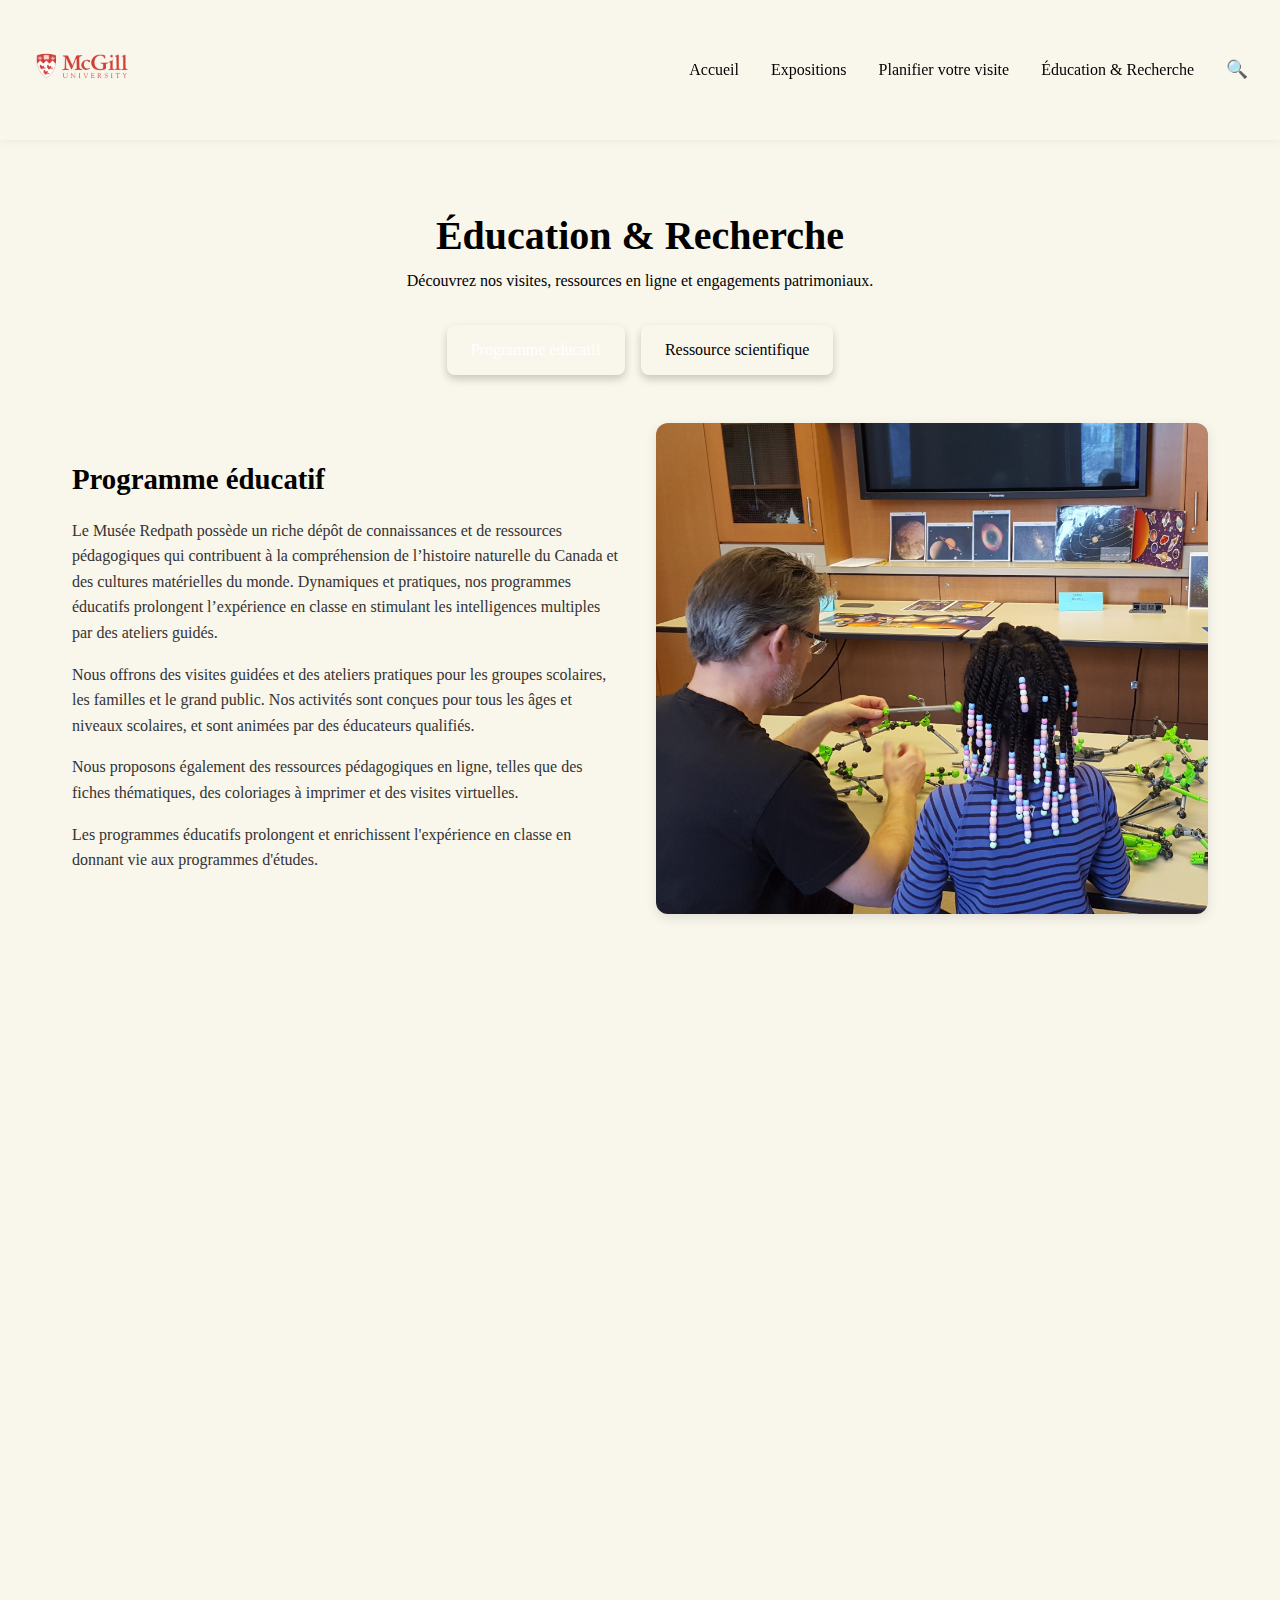
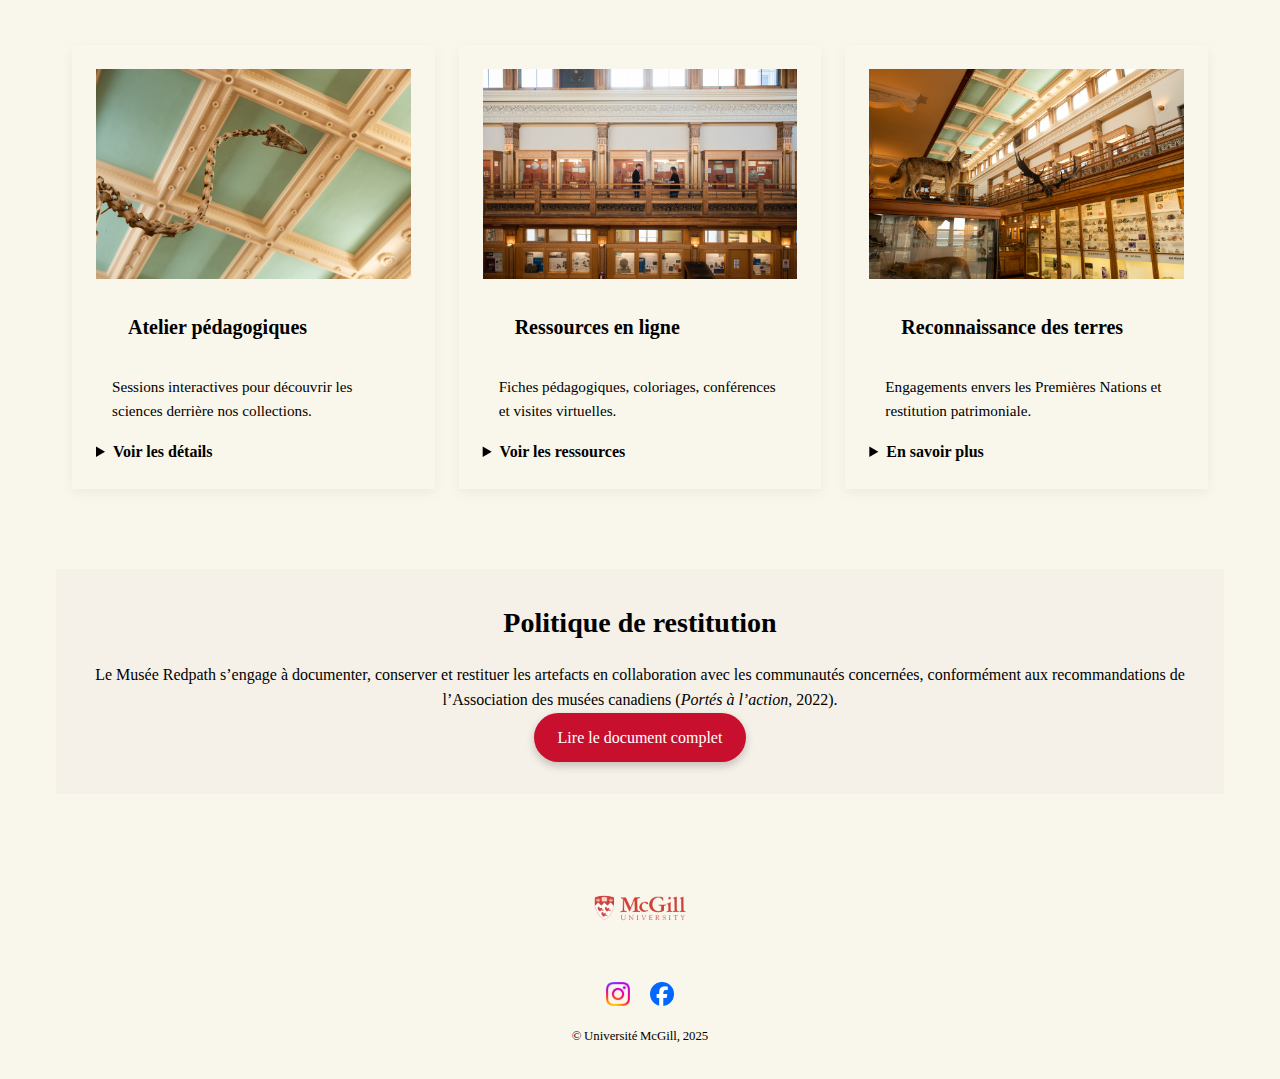
<file: Education_et_Recherche.html>
<!DOCTYPE html>
<html lang="fr">
<head>
  <meta charset="UTF-8"/>
  <meta name="viewport" content="width=device-width, initial-scale=1.0"/>
  <title>Éducation &amp; Recherche – Musée Redpath McGill</title>
  <!-- Reset / variables / styles de base -->
  <link rel="stylesheet" href="/css/main.css"/>
  <!-- Styles spécifiques Éducation & Recherche -->
  <link rel="stylesheet" href="/css/abf.css"/>
</head>
<body class="page-education">
 
  <!-- ===== HEADER ===== -->
  <header class="site-header">
    <div class="logo">
      <a href="/index.html">
        <img src="assets/images/img/mcgill-university-logo-png-transparent.png" alt="McGill" />
      </a>
    </div>
    <button class="menu-toggle" aria-label="Ouvrir le menu">
      <span></span><span></span><span></span>
    </button>
    <nav class="site-nav">
      <a href="/index.html">Accueil</a>
      <a href="/Expositions.html">Expositions</a>
      <a href="/Planifiez_votre_visite.html">Planifier votre visite</a>
      <a href="/Education_et_Recherche.html" class="active">Éducation &amp; Recherche</a>
      <button class="search-icon" aria-label="Recherche">🔍</button>
    </nav>
  </header>
 
  <main>
 
    <!-- ===== TITRE PAGE ===== -->
    <section class="page-title">
      <h1>Éducation &amp; Recherche</h1>
      <p>Découvrez nos visites, ressources en ligne et engagements patrimoniaux.</p>
    </section>
 
    <!-- ===== BOUTONS D’ACCROCHE ===== -->
    <section class="education-actions">
      <a href="#programme" class="btn btn-primary">Programme éducatif</a>
      <a href="#ressource" class="btn btn-outline">Ressource scientifique</a>
    </section>
 
    <!-- ===== SECTION PROGRAMME ÉDUCATIF ===== -->
    <section id="programme" class="education-section">
      <div class="education-text">
        <h2>Programme éducatif</h2>
        <p>Le Musée Redpath possède un riche dépôt de connaissances et de ressources pédagogiques qui contribuent à la compréhension de l’histoire naturelle du Canada et des cultures matérielles du monde. Dynamiques et pratiques, nos programmes éducatifs prolongent l’expérience en classe en stimulant les intelligences multiples par des ateliers guidés.</p>
        <p>Nous offrons des visites guidées et des ateliers pratiques pour les groupes scolaires, les familles et le grand public. Nos activités sont conçues pour tous les âges et niveaux scolaires, et sont animées par des éducateurs qualifiés.</p>
        <p>Nous proposons également des ressources pédagogiques en ligne, telles que des fiches thématiques, des coloriages à imprimer et des visites virtuelles.</p>
        <p>Les programmes éducatifs prolongent et enrichissent l'expérience en classe en donnant vie aux programmes d'études.</p>
      </div>
      <div class="education-media">
        <img src="assets/images/img/20200201_135229_1_1_1.jpg" alt="Atelier éducatif au musée">
      </div>
    </section>
 
    <!-- ===== SECTION RESSOURCE SCIENTIFIQUE ===== -->
    <section id="ressource" class="education-section reverse">
      <div class="education-text">
        <h2>Ressource scientifique</h2>
        <p>Explorez notre base de données en ligne offrant des fiches détaillées, des photographies haute résolution et des conférences vidéo animées par nos conservateurs. Conçues pour chercheurs, enseignants et passionnés, ces ressources couvrent la paléontologie, la minéralogie, la biodiversité, et plus encore.</p>
        <p>Chaque ressource est téléchargeable, annotable et indexée par mots‑clés, vous permettant d’intégrer facilement ces contenus dans vos travaux ou projets pédagogiques.</p>
      </div>
      <div class="education-media">
        <img src="assets/images/img/20221215143923-redpath_1_1_2.jpg" alt="Ressource scientifique du musée">
      </div>
    </section>
 
    <!-- ===== CARTES RÉCAPITULATIVES ===== -->
    <section class="edu-cards">
      <article class="card" style="--i:0;">
        <img src="assets/images/img/20221221120000-redpath_0.jpg" alt="Visites de groupes">
        <h3>Atelier pédagogiques</h3>
        <p>Sessions interactives pour découvrir les sciences derrière nos collections.</p>
        <details>
          <summary>Voir les détails</summary>
          <ul>
            <li><strong>Pour :</strong> élèves &amp; enseignant·e·s </li>
            <li><strong>Durée :</strong> 1h - 3h (au choix)</li>
            <li><strong>Thèmes :</strong> fossiles, minéralogie &amp; biodiversité</li>
            <li><strong>Accompagnateurs :</strong> 1 gratuit·e / 15 élèves</li>
          </ul>
          <a href="#ateliers" class="btn btn-small">En savoir +</a>
        </details>
      </article>
 
      <article class="card" style="--i:1;">
        <img src="assets/images/img/20221209150912-redpath.jpg" alt="Ressources en ligne">
        <h3>Ressources en ligne</h3>
        <p>Fiches pédagogiques, coloriages, conférences et visites virtuelles.</p>
        <details>
          <summary>Voir les ressources</summary>
          <ul>
            <li><a href="#">Fiches PDF thématiques</a></li>
            <li><a href="#">Coloriages à imprimer</a></li>
            <li><a href="#">Visites 360°</a></li>
            <li><a href="#">Webinaires</a></li>
          </ul>
          <a href="education_ressources.html" class="btn btn-small">Découvrir</a>
        </details>
      </article>
 
      <article class="card" style="--i:2;">
        <img src="/assets/images/img/20221221115722-redpath.jpg" alt="Reconnaissance des terres">
        <h3>Reconnaissance des terres</h3>
        <p>Engagements envers les Premières Nations et restitution patrimoniale.</p>
        <details>
          <summary>En savoir plus</summary>
          <p>Le musée se trouve sur le territoire non cédé des Haudenosaunee et Anishinaabeg. Nous appliquons une politique proactive de restitution et collaborons étroitement avec les communautés autochtones.</p>
          <a href="#reco" class="btn btn-small">Lire la politique</a>
        </details>
      </article>
    </section>
 
    <!-- ===== POLITIQUE DE RESTITUTION ===== -->
    <section id="reco" class="reco">
      <h2>Politique de restitution</h2>
      <p>Le Musée Redpath s’engage à documenter, conserver et restituer les artefacts en collaboration avec les communautés concernées, conformément aux recommandations de l’Association des musées canadiens (<em>Portés à l’action</em>, 2022).</p>
      <a href="assets/images/img/e5f3e643e14e42907d29df21df1247667c84d8efc808cc57ac765883e66010a5_-_instasize.png" class="btn btn-primary">Lire le document complet</a>
    </section>
    <img src="/assets/images/img/purepng.com-loupeloupesmall-magnifying-glass-1701527871878gdiha.png" class="loupe">
 
  </main>
 
  <!-- ===== FOOTER ===== -->
  <footer class="site-footer">
    <div class="footer-logo">
      <a href="index.html">
        <img src="assets/images/img/mcgill-university-logo-png-transparent.png" alt="McGill" />
      </a>
    </div>
    <div class="social">
      <a href="#"><img src="assets/images/img/1_Instagram_colored_svg_1-512.webp" alt="Instagram" /></a>
      <a href="#"><img src="assets/images/img/2023_Facebook_icon.svg.png" alt="Facebook" /></a>
    </div>
    <p>© Université McGill, 2025</p>
  </footer>
 
  <!-- ===== SCRIPT MENU MOBILE ===== -->
  <script>
    const btn = document.querySelector('.menu-toggle');
    const hdr = document.querySelector('.site-header');
    btn.addEventListener('click', () => {
      hdr.classList.toggle('menu-open');
      btn.classList.toggle('open');
    });
 
    document.addEventListener("DOMContentLoaded", () => {
      const obs = new IntersectionObserver((entries, o) => {
        entries.forEach(e => {
          if (e.isIntersecting) {
            e.target.classList.add("in-view");
            o.unobserve(e.target);
          }
        });
      }, { threshold: 0.2 });
 
      document.querySelectorAll(".education-section").forEach(s => {
        obs.observe(s);
      });
    });
  </script>
 
</body>
</html>
</file>
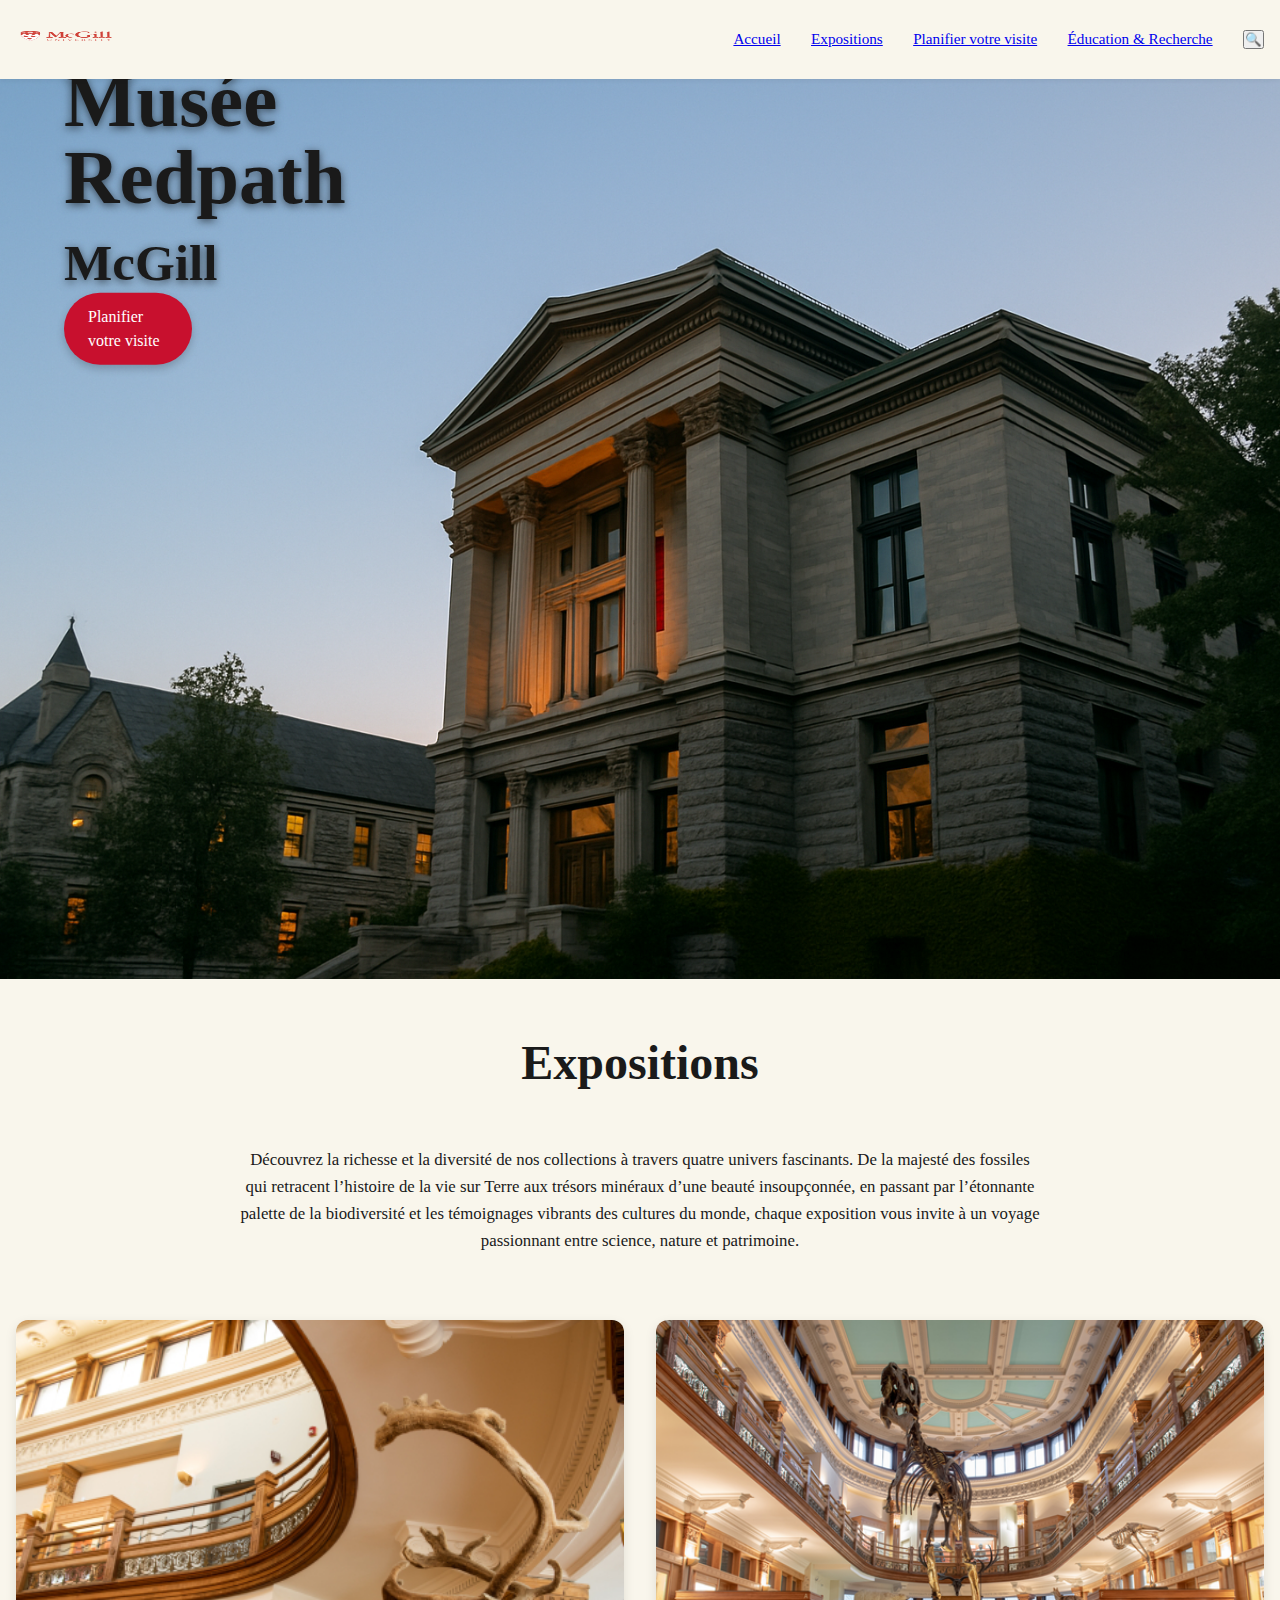
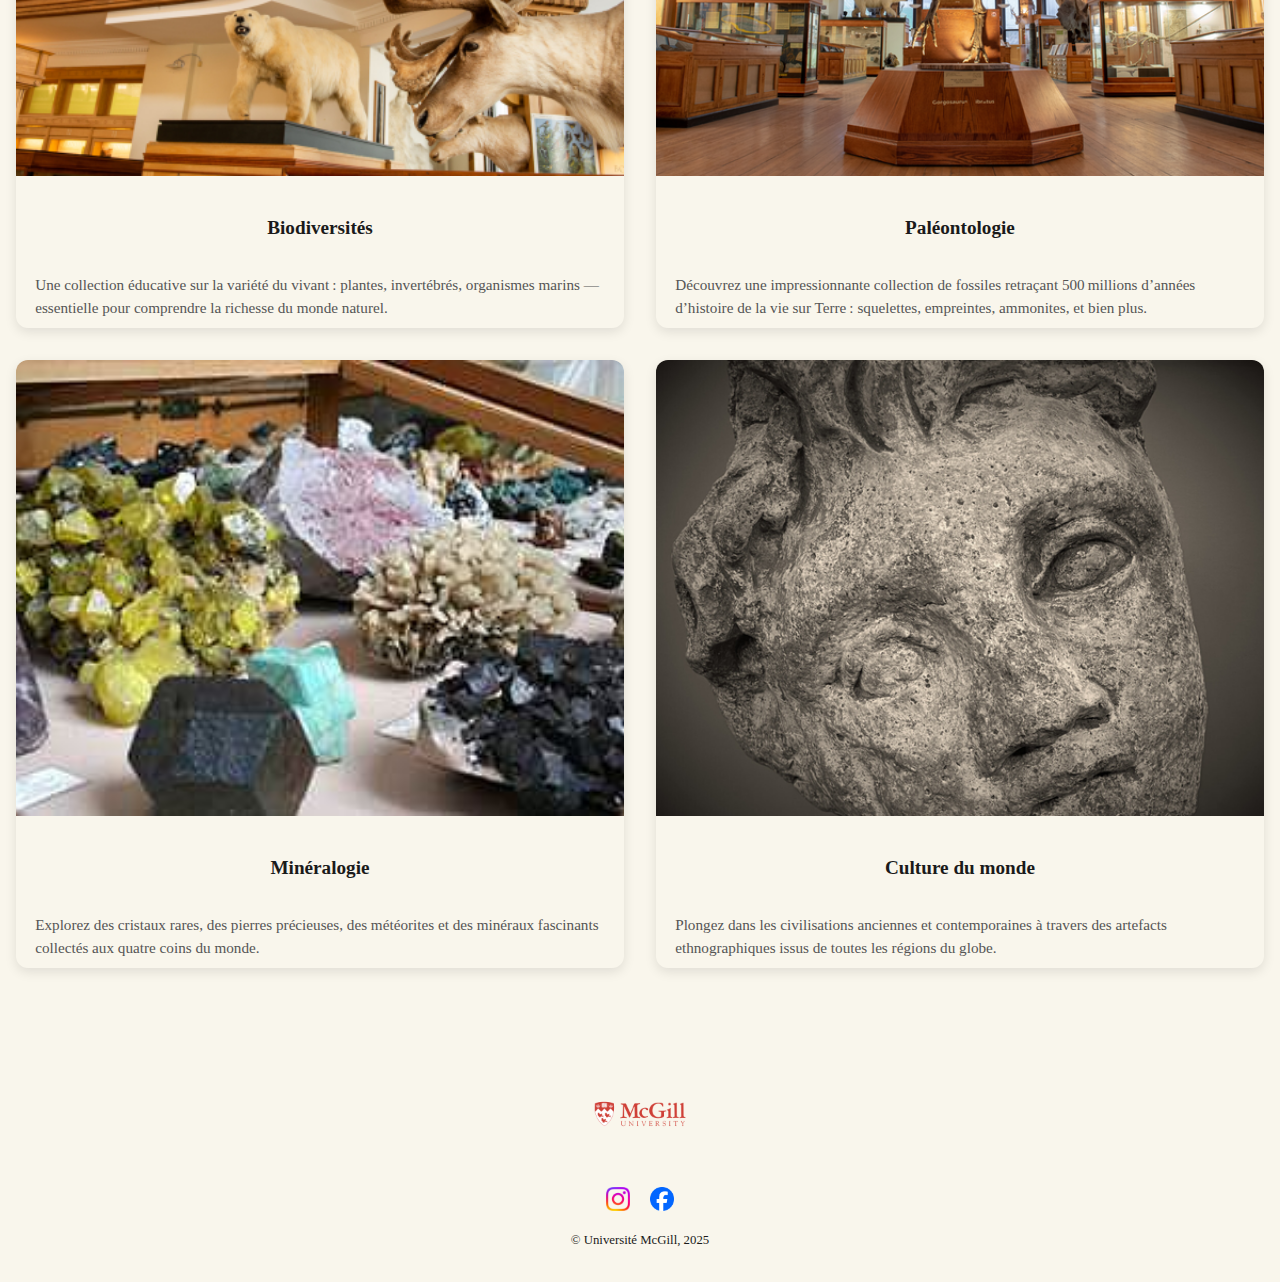
<file: Expositions.html>
<!DOCTYPE html>
<html lang="fr">
<head>
  <meta charset="UTF-8" />
  <meta name="viewport" content="width=device-width, initial-scale=1.0"/>
  <title>Expositions – Musée Redpath McGill</title>
  <link rel="stylesheet" href="css/main.css" />
  <link rel="stylesheet" href="css/cc.css" />
</head>
<body>

  <!-- Animation T-Rex -->
  <div class="t-rex"></div>

  <!-- HEADER -->
  <header class="site-header">
    <div class="logo">
      <img src="assets/images/img/mcgill-university-logo-png-transparent.png" alt="McGill">
    </div>
    <div class="lang-toggle">EN</div>
    <button class="menu-toggle" aria-label="Ouvrir le menu">
      <span></span><span></span><span></span>
    </button>
    <nav class="site-nav">
      <a href="index.html">Accueil</a>
      <a href="Expositions.html" class="active">Expositions</a>
   <a href="Planifiez_votre_visite.html">Planifier votre visite</a>
      <a href="Education_et_Recherche.html">Éducation &amp; Recherche</a>
      <button class="search-icon" aria-label="Recherche">🔍</button>
    </nav>
  </header>

  <!-- HERO (identique accueil) -->
  <section class="hero">
    <div class="hero-content">
      <h1>
        Musée<br>
        Redpath<br>
        <span class="highlight">McGill</span>
      </h1>
      <a href="Planifiez_votre_visite.html" class="btn btn-primary">Planifier votre visite</a>
    </div>
  </section>

  <!-- TITRE DE PAGE -->
  <section class="page-title">
    <h2>Expositions</h2>
    <section class="intro-expositions">
      <p>
        Découvrez la richesse et la diversité de nos collections à travers quatre univers fascinants. 
        De la majesté des fossiles qui retracent l’histoire de la vie sur Terre aux trésors minéraux d’une beauté insoupçonnée, 
        en passant par l’étonnante palette de la biodiversité et les témoignages vibrants des cultures du monde, 
        chaque exposition vous invite à un voyage passionnant entre science, nature et patrimoine.
      </p>
    </section>
    
  </section>

  <!-- CARTES MOBILE -->
  <section class="expositions mobile">
    <div class="cards mobile">
      <article class="card">
        <img src="assets/images/img/20221221115840-redpath.jpg" alt="Biodiversités">
        <span class="card-label">Biodiversités</span>
      </article>
      <article class="card">
        <img src="assets/images/img/expo.png" alt="Paléontologie">
        <span class="card-label">Paléontologie</span>
      </article>
      <article class="card">
        <img src="assets/images/img/mineral.case.jpg" alt="Minéralogie">
        <span class="card-label">Minéralogie</span>
      </article>
      <article class="card">
        <img src="assets/images/img/faq.png" alt="Culture du monde">
        <span class="card-label">Culture du monde</span>
      </article>
    </div>
  </section>

  <!-- CARTES DESKTOP -->
  <section class="expositions desktop">
    <div class="cards desktop">
      <article class="card">
        <img src="assets/images/img/20221221115840-redpath.jpg" alt="Biodiversités">
        <div class="card-content">
          <h3>Biodiversités</h3>
          <p>Une collection éducative sur la variété du vivant : plantes, invertébrés, organismes marins — essentielle pour comprendre la richesse du monde naturel.</p>
        </div>
      </article>
      <article class="card">
        <img src="assets/images/img/expo.png" alt="Paléontologie">
        <div class="card-content">
          <h3>Paléontologie</h3>
          <p>Découvrez une impressionnante collection de fossiles retraçant 500 millions d’années d’histoire de la vie sur Terre : squelettes, empreintes, ammonites, et bien plus.</p>
        </div>
      </article>
      <article class="card">
        <img src="assets/images/img/mineral.case.jpg" alt="Minéralogie">
        <div class="card-content">
          <h3>Minéralogie</h3>
          <p>Explorez des cristaux rares, des pierres précieuses, des météorites et des minéraux fascinants collectés aux quatre coins du monde.</p>
        </div>
      </article>
      <article class="card">
        <img src="assets/images/img/faq.png" alt="Culture du monde">
        <div class="card-content">
          <h3>Culture du monde</h3>
          <p>Plongez dans les civilisations anciennes et contemporaines à travers des artefacts ethnographiques issus de toutes les régions du globe.</p>
        </div>
      </article>
    </div>
  </section>

  <img src="/assets/images/img/t-rex-3252844_1280.png" class="t-rex">

  <!-- FOOTER -->
  <footer class="site-footer">
    <div class="footer-logo">
      <img src="assets/images/img/mcgill-university-logo-png-transparent.png" alt="McGill">
    </div>
    <div class="social">
      <a href="#"><img src="assets/images/img/1_Instagram_colored_svg_1-512.webp" alt="Instagram"></a>
      <a href="#"><img src="assets/images/img/2023_Facebook_icon.svg.png" alt="Facebook"></a>
    </div>
    <p>© Université McGill, 2025</p>
  </footer>

  <!-- SCRIPT MENU -->
  <script>
    const menuToggle = document.querySelector('.menu-toggle');
    const header     = document.querySelector('.site-header');
    menuToggle.addEventListener('click', () => {
      header.classList.toggle('menu-open');
      menuToggle.classList.toggle('open');
    });
  </script>
</body>
</html>
</file>
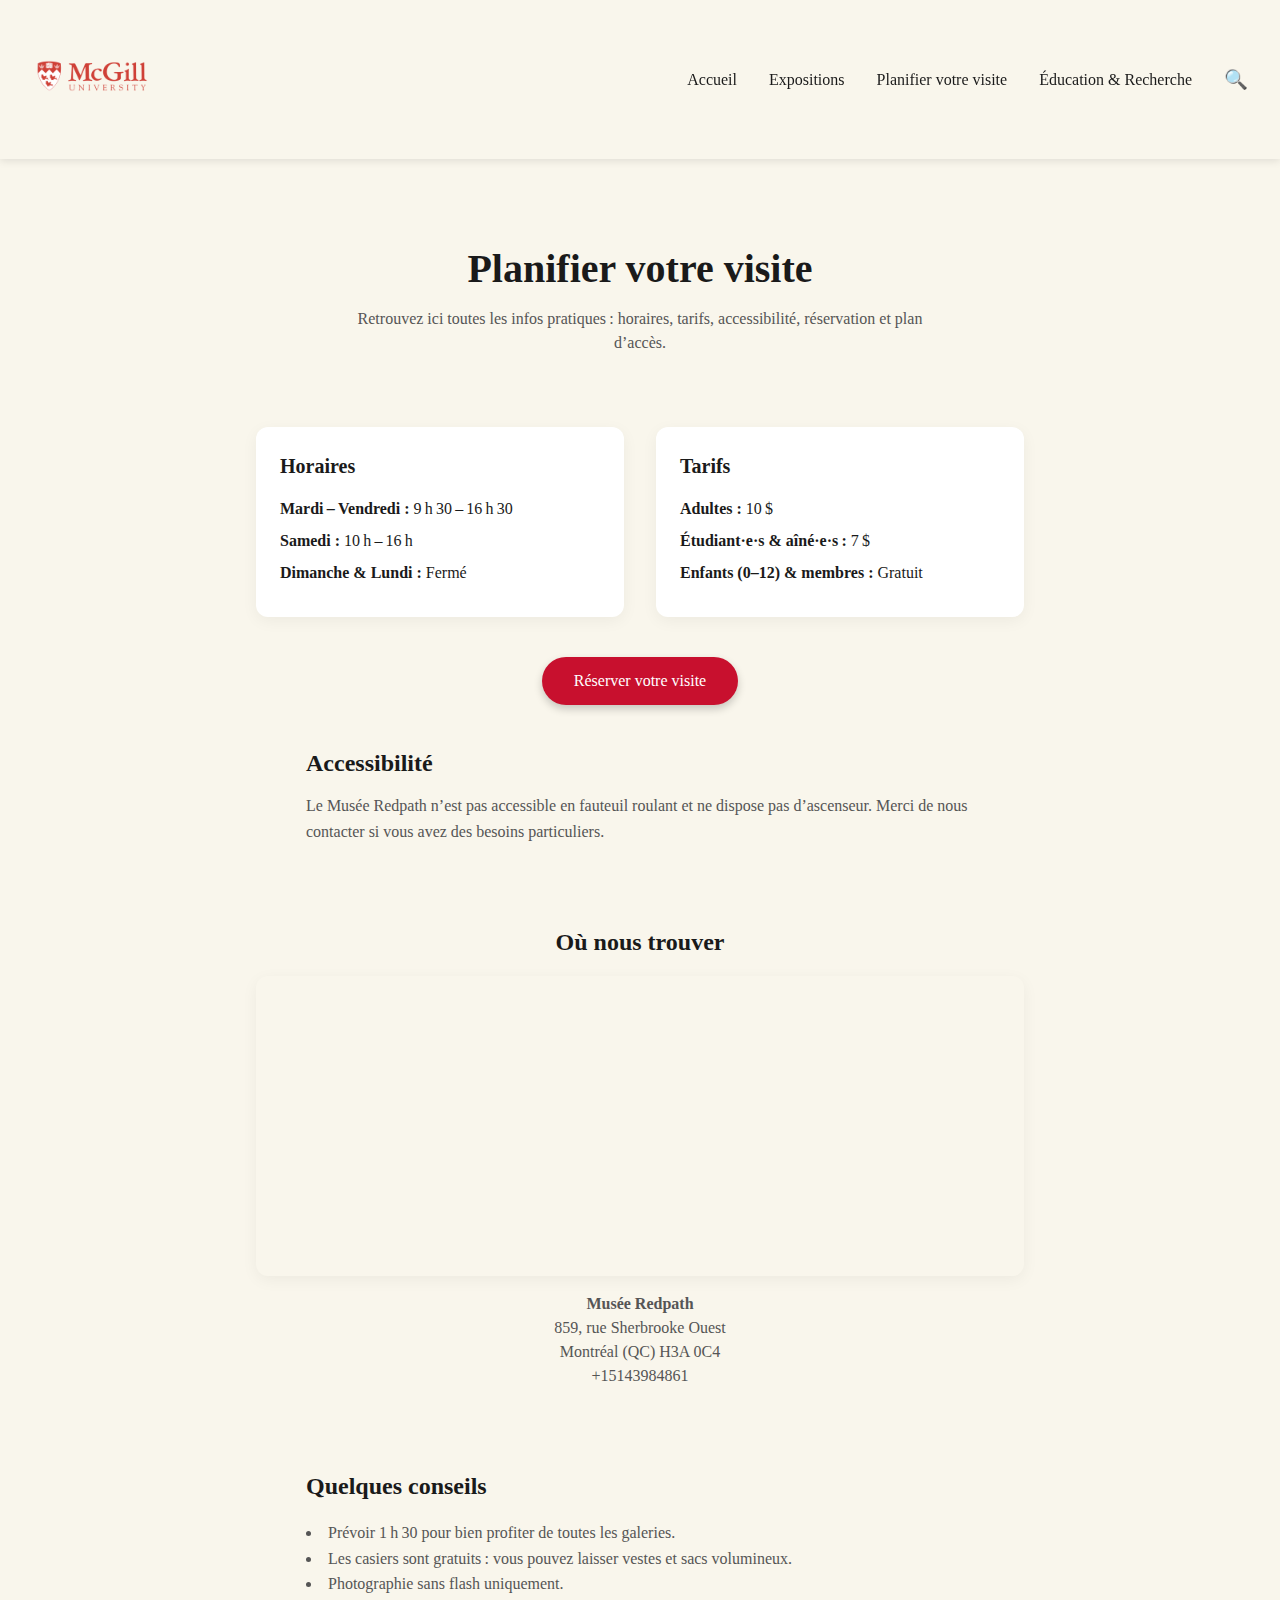
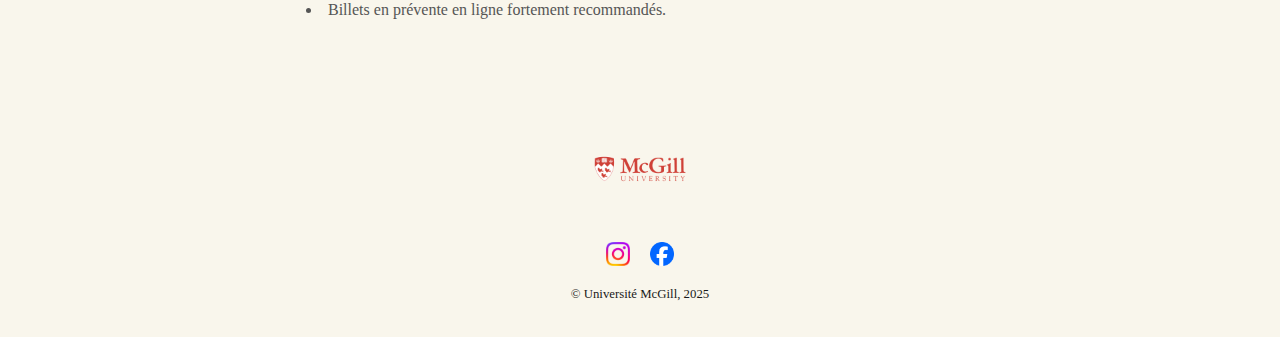
<file: Planifiez_votre_visite.html>
<!DOCTYPE html>
<html lang="fr">
<head>
  <meta charset="UTF-8" />
  <meta name="viewport" content="width=device-width, initial-scale=1.0"/>
  <title>Planifier votre visite – Musée Redpath McGill</title>
  <link rel="stylesheet" href="/css/main.css" />
  <link rel="stylesheet" href="css/abf.css" />
</head>
<body class="page-planif">
 
  <!-- HEADER (identique aux autres pages) -->
  <header class="site-header">
    <div class="logo">
      <img src="assets/images/img/mcgill-university-logo-png-transparent.png" alt="McGill" />
    </div>
    <button class="menu-toggle" aria-label="Ouvrir le menu"><span></span><span></span><span></span></button>
    <nav class="site-nav">
      <a href="index.html">Accueil</a>
      <a href="Expositions.html">Expositions</a>
      <a href="Planifiez_votre_visite.html" class="active">Planifier votre visite</a>
      <a href="/Education_et_Recherche.html">Éducation &amp; Recherche</a>
      <button class="search-icon" aria-label="Recherche">🔍</button>
    </nav>
  </header>
 
  <main>
    <!-- TITRE -->
    <section class="page-title">
      <h1>Planifier votre visite</h1>
      <p>Retrouvez ici toutes les infos pratiques : horaires, tarifs, accessibilité, réservation et plan d’accès.</p>
    </section>
 
    <!-- HORAIRES & TARIFS -->
    <section class="hours-pricing">
      <div class="card">
        <h2>Horaires</h2>
        <ul>
          <li><strong>Mardi – Vendredi :</strong> 9 h 30 – 16 h 30</li>
          <li><strong>Samedi :</strong> 10 h – 16 h</li>
          <li><strong>Dimanche & Lundi :</strong> Fermé</li>
        </ul>
      </div>
      <div class="card">
        <h2>Tarifs</h2>
        <ul>
          <li><strong>Adultes :</strong> 10 $</li>
          <li><strong>Étudiant·e·s & aîné·e·s :</strong> 7 $</li>
          <li><strong>Enfants (0–12) & membres :</strong> Gratuit</li>
        </ul>
      </div>
    </section>
 
    <!-- CTA RÉSERVATION -->
    <section class="visit-cta">
      <a href="#" class="btn btn-primary">Réserver votre visite</a>
    </section>
 
    <!-- ACCESSIBILITÉ -->
    <section class="accessibility">
      <h2>Accessibilité</h2>
      <p>Le Musée Redpath n’est pas accessible en fauteuil roulant et ne dispose pas d’ascenseur.
      Merci de nous contacter si vous avez des besoins particuliers.</p>
    </section>
 
    <!-- LOCALISATION -->
    <section class="location">
      <h2>Où nous trouver</h2>
      <div class="map-container">
        <iframe
          src="https://www.google.com/maps/embed?pb=!1m18!1m12!1m3!1d5592.557401171828!2d-73.5773825!3d45.504468!2m3!1f0!2f0!3f0!3m2!1i1024!2i768!4f13.1!3m3!1m2!1s0x4cc91a47279b007b%3A0xbe8a7d9f319d4f92!2sMus%C3%A9e%20Redpath!5e0!3m2!1sfr!2sca!4v1747686678019!5m2!1sfr!2sca"
          width="600"
          height="450"
          style="border:0;"
          allowfullscreen=""
          loading="lazy"
          referrerpolicy="no-referrer-when-downgrade">
        </iframe>
      </div>
      <address>
        <strong>Musée Redpath</strong><br>
        859, rue Sherbrooke Ouest<br>
        Montréal (QC) H3A 0C4
        <br>+15143984861</br>
 
      </address>
    </section>
 
    <!-- INFOS UTILES -->
    <section class="tips">
      <h2>Quelques conseils</h2>
      <ul>
        <li>Prévoir 1 h 30 pour bien profiter de toutes les galeries.</li>
        <li>Les casiers sont gratuits : vous pouvez laisser vestes et sacs volumineux.</li>
        <li>Photographie sans flash uniquement.</li>
        <li>Billets en prévente en ligne fortement recommandés.</li>
      </ul>
    </section>
  </main>
 
 
 
  <!-- ===== FOOTER ===== -->
  <footer class="site-footer">
    <div class="footer-logo">
      <img src="assets/images/img/mcgill-university-logo-png-transparent.png" alt="McGill">
    </div>
    <div class="social">
      <a href="#"><img src="assets/images/img/1_Instagram_colored_svg_1-512.webp" alt="Instagram"></a>
      <a href="#"><img src="assets/images/img/2023_Facebook_icon.svg.png" alt="Facebook"></a>
    </div>
    <p>© Université McGill, 2025</p>
  </footer>
 
  <!-- ===== SCRIPT MENU MOBILE ===== -->
  <script>
    const btn = document.querySelector('.menu-toggle');
    const hdr = document.querySelector('.site-header');
    btn.addEventListener('click', () => {
      hdr.classList.toggle('menu-open');
      btn.classList.toggle('open');
    });
  </script>
</body>
</html>
</file>
<file: css/abf.css>
/* pour définir les styles de la page Éducation & Recherche — version ABF.CSS */
 
/* pour le header spécifique à la page éducation, identique aux autres pages */
.page-education .site-header {
    display: flex;
    justify-content: space-between;
    align-items: center;
    padding: 1em 2em;
    background: var(--bg);
    box-shadow: 0 2px 8px rgba(0,0,0,0.05);
  }
  /* pour fixer la largeur du logo dans le header de la page éducation */
  .page-education .logo img {
    width: 100px;
  }
  /* pour organiser la navigation principale en flex avec espacement */
  .page-education .site-nav {
    display: flex;
    gap: 2rem;
    font-size: 0.95rem;
  }
  /* pour styliser les liens de navigation sans soulignement et couleur par défaut */
  .page-education .site-nav a {
    text-decoration: none;
    color: var(--text);
    transition: color 0.2s;
  }
  /* pour changer la couleur des liens actifs ou au survol */
  .page-education .site-nav a.active,
  .page-education .site-nav a:hover {
    color: var(--primary);
  }
  /* pour styliser le bouton d’icône de recherche dans la nav */
  .page-education .site-nav button.search-icon {
    background: none;
    border: none;
    font-size: 1.1rem;
    cursor: pointer;
  }
   
  /* pour centrer le contenu principal et ajouter du padding global */
  .page-education main {
    max-width: 1200px;
    margin: 0 auto;
    padding: 2rem 1rem;
  }
   
  /* pour centrer le titre de page et espacer du contenu */
  .page-education .page-title {
    text-align: center;
    margin-bottom: 2rem;
  }
  /* pour définir la taille et la couleur du titre principal */
  .page-education .page-title h1 {
    font-size: 2.5rem;
    color: var(--text);
    margin: 0;
  }
   
  /* pour organiser les boutons d’action en flex et gérer leur espacement */
  .page-education .education-actions {
    display: flex;
    flex-wrap: wrap;
    justify-content: center;
    gap: 1rem;
    margin-bottom: 3rem;
  }
  /* pour styliser le padding, bordure et transition des boutons */
  .page-education .education-actions .btn {
    padding: 0.75em 1.5em;
    border-radius: 8px;
    font-weight: 500;
    text-align: center;
    transition: transform 0.2s ease, box-shadow 0.2s ease;
  }
  /* pour ajouter un effet de survol sur les boutons */
  .page-education .education-actions .btn:hover {
    transform: translateY(-3px);
    box-shadow: 0 6px 12px rgba(0,0,0,0.15);
  }
  /* pour définir le style du bouton principal */
  .page-education .education-actions .btn-primary {
    background: var(--primary);
    color: #fff;
  }
  /* pour ajuster la couleur au survol du bouton principal */
  .page-education .education-actions .btn-primary:hover {
    background: #c7002b;
  }
  /* pour le style des boutons en outline */
  .page-education .education-actions .btn-outline {
    background: transparent;
    border: 2px solid var(--text);
    color: var(--text);
  }
  /* pour inverser background et couleur au survol des boutons outline */
  .page-education .education-actions .btn-outline:hover {
    background: var(--text);
    color: #fff;
  }
   
  /* pour configurer les sections d’éducation en grid mobile-first */
  .page-education .education-section {
    display: grid;
    grid-template-columns: 1fr;
    gap: 2rem;
    align-items: center;
    margin-bottom: 4rem;
    opacity: 0;
    transform: translateY(20px);
    animation: fadeInUp 0.8s ease-out both;
  }
  /* pour décaler l’animation de la première section */
  .page-education .education-section:nth-of-type(1) {
    animation-delay: 0.2s;
  }
  /* pour décaler l’animation de la deuxième section */
  .page-education .education-section:nth-of-type(2) {
    animation-delay: 0.4s;
  }
  /* pour inverser l’ordre du contenu dans les sections marquées reverse */
  .page-education .education-section.reverse {
    direction: rtl;
  }
  .page-education .education-section.reverse > * {
    direction: ltr;
  }
   
  /* pour aligner et styliser les titres et paragraphes de la section éducation */
  .page-education .education-text {
    text-align: left;
  }
  .page-education .education-text h2 {
    font-size: 1.8rem;
    margin-bottom: 1rem;
    color: var(--text);
  }
  .page-education .education-text p {
    line-height: 1.6;
    margin-bottom: 1rem;
    color: #333;
  }
   
  /* pour styliser les images des sections éducation avec bordure et ombre */
  .page-education .education-media img {
    width: 100%;
    border-radius: 12px;
    box-shadow: 0 4px 12px rgba(0,0,0,0.1);
    object-fit: cover;
    transition: transform 0.4s ease, box-shadow 0.4s ease;
  }
  /* pour agrandir légèrement l’image au survol */
  .page-education .education-media img:hover {
    transform: scale(1.05);
    box-shadow: 0 8px 20px rgba(0,0,0,0.2);
  }
   
  /* pour passer à deux colonnes sur écrans ≥768px */
  @media (min-width: 768px) {
    .page-education .education-section {
      grid-template-columns: repeat(2, 1fr);
    }
  }
   
  /* pour définir l’animation fadeInUp */
  @keyframes fadeInUp {
    from {
      opacity: 0;
      transform: translateY(20px);
    }
    to {
      opacity: 1;
      transform: translateY(0);
    }
  }
   
  /* pour redéclarer les styles de la page éducation — version mise à jour */
  body.page-education {
    color: var(--text);
    font-family: Georgia, serif;
    margin: 0;
    padding: 0;
    line-height: 1.6;
  }
   
  /* pour centrer et espacer le titre global */
  .page-title {
    text-align: center;
    margin: 2rem 1rem;
  }
  .page-title h1 {
    font-size: 2.5rem;
    margin: 0;
  }
   
  /* pour organiser les boutons d’accroche en flex et gérer leur styling */
  .education-actions {
    display: flex;
    justify-content: center;
    gap: 1rem;
    margin-bottom: 2rem;
    flex-wrap: wrap;
  }
  .education-actions .btn {
    padding: 0.8rem 1.5rem;
    font-size: 1rem;
    border: 2px solid var(--primary);
    border-radius: 8px;
    text-decoration: none;
    color: var(--primary);
    background: transparent;
    transition: background-color 0.3s ease, color 0.3s ease;
  }
  .education-actions .btn:hover {
    background: var(--primary);
    color: var(--white);
  }
  .education-actions .btn-primary {
    background: var(--primary);
    color: var(--white);
  }
  .education-actions .btn-primary:hover {
    background: var(--primary-dark);
  }
  .education-actions .btn-outline {
    background: transparent;
    color: var(--primary);
  }
  .education-actions .btn-outline:hover {
    background: var(--primary);
    color: var(--white);
  }
   
  /* pour configurer les sections avec animation scroll */
  .education-section {
    display: flex;
    flex-direction: column;
    gap: 1.5rem;
    padding: 0 1rem 3rem;
    opacity: 0;
    transform: translateY(30px);
    transition: opacity var(--transition), transform var(--transition);
  }
  .education-section.in-view {
    opacity: 1;
    transform: translateY(0);
  }
  /* pour disposer texte et média côte à côte sur desktop */
  @media (min-width: 768px) {
    .education-section {
      flex-direction: row;
      align-items: flex-start;
      justify-content: space-between;
    }
    .education-section .education-text,
    .education-section .education-media {
      flex: 1 1 45%;
    }
  }
  .education-text h2 {
    font-size: 1.75rem;
    margin-bottom: 0.5rem;
  }
  .education-media img {
    width: 100%;
    border-radius: var(--radius);
    box-shadow: 0 4px 12px rgba(0,0,0,0.1);
    object-fit: cover;
  }
   
  /* pour styliser les cartes récapitulatives (si présentes) */
  .edu-cards {
    display: grid;
    grid-template-columns: repeat(auto-fit, minmax(240px,1fr));
    gap: 1.5rem;
    padding: 0 1rem 3rem;
  }
  .edu-cards .card {
    background: var(--bg-section);
    border-radius: var(--radius);
    box-shadow: 0 4px 12px rgba(0,0,0,0.05);
    overflow: hidden;
    display: flex;
    flex-direction: column;
  }
  .edu-cards .card img {
    width: 100%;
    display: block;
  }
  .edu-cards .card h3 {
    margin: 1rem;
    font-size: 1.25rem;
  }
  .edu-cards .card p {
    margin: 0 1rem 1rem;
    flex-grow: 1;
    font-size: 0.95rem;
  }
  .edu-cards .card details summary {
    cursor: pointer;
    font-weight: 600;
  }
  .edu-cards .card .btn-small {
    margin: 0 1rem 1rem;
  }
   
  /* pour styliser la section de recommandation */
  .reco {
    background: #f5f0e8;
    padding: 2rem 1rem;
    text-align: center;
    margin-top: 2rem;
  }
  .reco h2 {
    font-size: 1.75rem;
    margin-bottom: 1rem;
  }
   
  /* pour définir le footer global */
  .site-footer {
    background: var(--text);
    color: var(--white);
    text-align: center;
    padding: 2em 1em;
  }
  .footer-logo img {
    width: 100px;
    margin-bottom: 1em;
  }
  .site-footer .social a {
    margin: 0 0.5em;
    display: inline-block;
  }
  .site-footer .social img {
    width: 24px;
    height: 24px;
  }
  .site-footer p {
    margin-top: 1em;
    font-size: 0.8em;
  }
   
  /* pour styliser le hero de la page éducation */
  .hero-education {
    position: relative;
    background: url('../assets/images/img/hero-edu.jpg') center/cover no-repeat;
    height: 340px;
    display: flex;
    align-items: center;
    justify-content: center;
  }
  .hero-education .hero-content {
    background: rgba(0,0,0,0.5);
    padding: 2rem 3rem;
    border-radius: 8px;
    text-align: center;
    animation: fadeInDown 1s both;
  }
  .hero-education h1 {
    color: var(--white);
    font-size: 2.6rem;
    margin: 0 0 .5rem;
    text-shadow: 0 2px 8px rgba(0,0,0,0.7);
  }
  .hero-education p {
    color: var(--white);
    font-size: 1.1rem;
  }
   
  /* pour animer l’apparition du hero */
  @keyframes fadeInDown {
    from { opacity: 0; transform: translateY(-20px); }
    to   { opacity: 1; transform: translateY(0); }
  }
   
  /* pour l’animation popIn des cartes */
  @keyframes popIn {
    from { opacity: 0; transform: translateY(20px) scale(.95); }
    to   { opacity: 1; transform: translateY(0) scale(1); }
  }
   
  /* pour le menu mobile ouvert dans le header */
  .site-header.menu-open .site-nav {
    display: flex;
    flex-direction: column;
    background: var(--bg);
    position: absolute;
    top: 100%;
    right: 0;
    width: 200px;
    padding: 1rem;
    box-shadow: 0 2px 12px rgba(0,0,0,0.1);
  }
   
  /* pour animer une loupe qui flotte */
  .loupe {
    position: absolute;
    left: 70vw;
    top: -10vh;
    height: 10vh;
    background-image: url(/assets/images/img/purepng.com-loupeloupesmall-magnifying-glass-1701527871878gdiha.png);
    background-size: contain;
    background-repeat: no-repeat;
    animation: loupe 10s infinite ease-in-out;
  }
  @keyframes loupe {
    0%   { transform: translateY(0vh) translateX(-10vw) rotate(40deg); }
    20%  { transform: translateY(20vh) translateX(10vw) rotate(-10deg); }
    40%  { transform: translateY(40vh) translateX(-10vw) rotate(20deg); }
    60%  { transform: translateY(60vh) translateX(10vw) rotate(-5deg); }
    80%  { transform: translateY(80vh) translateX(-10vw) rotate(10deg); }
    100% { transform: translateY(100vh) translateX(10vw) rotate(-10deg); }
  }
   
  /* pour styliser le header global */
  .site-header {
    display: flex;
    align-items: center;
    justify-content: space-between;
    padding: 1rem 2rem;
    background: var(--bg-header);
    box-shadow: 0 2px 8px rgba(0, 0, 0, 0.1);
  }
  .site-header .logo img {
    max-width: 120px;
    height: auto;
  }
  .site-header .menu-toggle {
    display: none;
    background: none;
    border: none;
    cursor: pointer;
  }
  .site-header .menu-toggle span {
    display: block;
    width: 25px;
    height: 3px;
    background: var(--text);
    margin: 5px 0;
  }
  .site-header .site-nav {
    display: flex;
    gap: 2rem;
    margin-left: auto;
  }
  .site-header .site-nav a {
    text-decoration: none;
    color: var(--text);
    font-size: 1rem;
    transition: color 0.3s ease;
  }
  .site-header .site-nav a.active,
  .site-header .site-nav a:hover {
    color: var(--primary);
  }
  .site-header .search-icon {
    background: none;
    border: none;
    font-size: 1.2rem;
    cursor: pointer;
  }
   
  /* pour afficher le menu sur mobile ≤768px */
  @media (max-width: 768px) {
    .site-header .menu-toggle {
      display: block;
    }
    .site-header .site-nav {
      display: none;
      flex-direction: column;
      position: absolute;
      top: 100%;
      right: 0;
      background: var(--bg);
      width: 100%;
      padding: 1rem;
      box-shadow: 0 4px 12px rgba(0,0,0,0.1);
    }
    .site-header.menu-open .site-nav {
      display: flex;
    }
    .site-header .site-nav a {
      padding: 0.5rem 0;
      text-align: center;
    }
  }
   
  /* pour styliser la page Planifier votre visite — header */
  .page-planif .visit-image {
    text-align: center;
    margin: 2rem auto;
    max-width: 600px;
    padding: 0 1rem;
  }
  .page-planif .visit-image img {
    display: inline-block;
    width: 100%;
    height: auto;
    border-radius: 12px;
    box-shadow: 0 6px 20px rgba(0,0,0,0.1);
    object-fit: cover;
  }
   
  /* pour le container de carte Google Maps arrondi sans contour */
  .page-planif .map-container {
    max-width: 800px;
    margin: 2rem auto 4rem;
    overflow: hidden;
    border-radius: 12px;
    box-shadow: 0 4px 12px rgba(0,0,0,0.1);
  }
  .page-planif .map-container iframe {
    width: 100%;
    height: 600px;
    border: 0;
    outline: none;
    display: block;
  }
   
  /* pour organiser horaires & tarifs en grid responsive */
  .hours-pricing {
    display: grid;
    grid-template-columns: 1fr;
    gap: 2rem;
    margin: 3rem auto;
    max-width: 1000px;
    padding: 0 1rem;
  }
  @media (min-width: 768px) {
    .hours-pricing {
      grid-template-columns: 1fr 1fr;
    }
  }
  .card {
    background: var(--white);
    border-radius: 12px;
    padding: 1.5rem;
    box-shadow: 0 4px 12px rgba(0,0,0,0.05);
    transition: transform 0.3s ease, box-shadow 0.3s ease;
  }
  .card:hover {
    transform: translateY(-5px);
    box-shadow: 0 8px 24px rgba(0,0,0,0.1);
  }
  .hours h2,
  .pricing h2 {
    margin-top: 0;
    font-size: 1.6rem;
    color: var(--text);
  }
  .hours ul {
    list-style: none;
    padding: 0;
    margin: 1rem 0 0;
  }
  .hours li {
    margin-bottom: 0.6rem;
    font-size: 1rem;
    color: #333;
  }
  .pricing table {
    width: 100%;
    border-collapse: collapse;
    margin: 1rem 0 0;
  }
  .pricing td {
    padding: 0.5rem 0;
    font-size: 1rem;
  }
  .pricing td:first-child {
    text-align: left;
  }
  .pricing td:last-child {
    text-align: right;
  }
   
  /* pour styliser le call-to-action réservation */
  .visit-cta {
    text-align: center;
    margin: 3rem 0;
  }
  .visit-cta .btn-primary {
    padding: 1rem 2rem;
    font-size: 1.1rem;
    animation: pulse 1.5s ease-in-out infinite;
  }
   
  /* pour la section localisation centrée */
  .location {
    max-width: 800px;
    margin: 3rem auto;
    padding: 0 1rem;
    text-align: center;
    border: 0;
  }
  .location h2 {
    font-size: 1.8rem;
    margin-bottom: 1rem;
    color: var(--text);
  }
   
  /* pour animer le bouton réservation */
  @keyframes pulse {
    0%, 100% { transform: scale(1); }
    50%      { transform: scale(1.05); }
  }
   
  /* pour ajuster le footer de la page planifier votre visite */
  .page-planif .site-header .logo img {
    max-width: 120px;
    height: auto;
  }
  .page-planif .site-header .site-nav {
    margin-left: auto;
    display: flex;
    gap: 2rem;
  }
  .page-planif .planif-hero img {
    width: 100%;
    height: auto;
    border-radius: 12px;
    box-shadow: 0 6px 20px rgba(0,0,0,0.1);
  }
   
  /* pour structurer le layout de la page planif — titre */
  .page-planif .page-title {
    text-align: center;
    padding: 3rem 1rem 2rem;
  }
  .page-planif .page-title p {
    max-width: 600px;
    margin: 0.5rem auto;
    color: #555;
    line-height: 1.5;
  }
   
  /* pour grid horaires & tarifs sur layout planif */
  .hours-pricing {
    display: grid;
    grid-template-columns: 1fr 1fr;
    gap: 2rem;
    max-width: 800px;
    margin: 2rem auto;
    padding: 0 1rem;
  }
  .hours-pricing .card {
    background: #fff;
    border-radius: 12px;
    padding: 1.5rem;
    box-shadow: 0 4px 16px rgba(0,0,0,0.05);
  }
  .hours-pricing h2 {
    font-size: 1.25rem;
    margin-bottom: 1rem;
  }
  .hours-pricing ul {
    list-style: none;
    padding: 0;
    margin: 0;
  }
  .hours-pricing li {
    margin-bottom: 0.5rem;
  }
   
  /* pour styliser CTA réservation planif */
  .visit-cta {
    text-align: center;
    margin: 2.5rem 0;
  }
  .visit-cta .btn-primary {
    padding: 0.75em 2em;
    font-size: 1rem;
  }
   
  /* pour la section accessibilité */
  .accessibility {
    max-width: 700px;
    margin: 2rem auto;
    padding: 0 1rem;
  }
  .accessibility h2 {
    font-size: 1.5rem;
    margin-bottom: 0.75rem;
  }
  .accessibility p {
    color: #555;
    line-height: 1.6;
  }
   
  /* pour la section localisation enrichie */
  .page-planif .location {
    text-align: center;
    padding: 2rem 1rem;
  }
  .page-planif .location h2 {
    font-size: 1.5rem;
    margin-bottom: 1rem;
  }
  .page-planif .map-container {
    max-width: 800px;
    margin: 0 auto 1rem;
    overflow: hidden;
    border-radius: 12px;
    box-shadow: 0 4px 16px rgba(0,0,0,0.05);
  }
  .page-planif .map-container iframe {
    width: 100%;
    height: 300px;
    border: 0;
    outline: none;
    display: block;
  }
  .page-planif address {
    font-style: normal;
    color: #555;
    line-height: 1.5;
    margin-top: 0.5rem;
  }
   
  /* pour la section conseils & tips */
  .tips {
    max-width: 700px;
    margin: 2rem auto 4rem;
    padding: 0 1rem;
  }
  .tips h2 {
    font-size: 1.5rem;
    margin-bottom: 1rem;
  }
  .tips ul {
    list-style: disc inside;
    color: #555;
    line-height: 1.6;
  }
   
  /* pour les ajustements responsive ≤767px */
  @media (max-width: 767px) {
    .hours-pricing {
      grid-template-columns: 1fr;
    }
  }
</file>
<file: css/cc.css>
/* ======================
   HEADER - accueil
   ====================== */
/* Je définis le conteneur du header principal pour qu'il prenne toute la largeur et soit un flex container */
.site-header {
  /* Je fixe la largeur à 100% pour remplir l'écran */
  width: 100%;
  /* Je crée un padding de 1em tout autour pour espacer le contenu */
  padding: 1em;
  /* J'active le modèle Flexbox pour aligner les éléments */
  display: flex;
  /* J'aligne verticalement les éléments au centre */
  align-items: center;
  /* Je répartis l'espace entre les éléments (logo à gauche, nav à droite) */
  justify-content: space-between;
  /* Je positionne en relatif pour permettre le positionnement absolu d'enfants */
  position: relative;
  /* J'applique le background défini par la variable CSS --bg */
  background: var(--bg);
}

/* Logo */
/* Je cible l'image du logo pour lui donner une largeur spécifique */
.site-header .logo img {
  /* Je fixe la largeur du logo à 100px pour l'uniformité */
  width: 100px;
}

/* LANGUE & HAMBURGER (mobile) */
/* Je cible le sélecteur de langue pour ajuster la taille et indiquer qu'il est cliquable */
.lang-toggle {
  /* Je réduis légèrement la taille de la police */
  font-size: 0.9em;
  /* Je change le curseur pour indiquer l'interactivité */
  cursor: pointer;
}

/* Je configure le bouton hamburger : flex column pour empiler les spans */
.menu-toggle {
  /* J'affiche en flex pour mettre les barres verticalement */
  display: flex;
  /* Je mets les barres en colonne */
  flex-direction: column;
  /* J'ajoute un écart de 5px entre chaque barre */
  gap: 5px;
  /* J'enlève tout background par défaut */
  background: none;
  /* J'enlève la bordure par défaut */
  border: none;
  /* J'indique que c'est cliquable */
  cursor: pointer;
}

/* Je taille chaque barre du hamburger */
.menu-toggle span {
  /* Je fixe la largeur de chaque barre */
  width: 25px;
  /* Je fixe la hauteur de chaque barre */
  height: 3px;
  /* J'applique la couleur du texte comme background */
  background: var(--text);
}

/* NAVIGATION (desktop) - cachée mobile */
/* Je cache la navigation par défaut sur mobile */
.site-nav {
  display: none;
}

/* ======================
   HERO MOBILE-FIRST
   ====================== */
/* Je définis la section hero pour appareil mobile */
.hero {
  /* Je remplis toute la largeur */
  width: 100%;
  /* Je donne une hauteur fixe de 700px */
  height: 700px;
  /* J'applique une image de fond via URL relative */
  background-image: url('../assets/images/img/Musée Redpath sous la lumière dorée.png');
  /* Je fais en sorte que l'image couvre toute la zone */
  background-size: cover;
  /* Je centre l'image */
  background-position: center;
  /* Je n'autorise pas la répétition */
  background-repeat: no-repeat;
  /* J'utilise flex pour centrer le contenu */
  display: flex;
  /* Je place le flux verticalement */
  flex-direction: column;
  /* J'aligne horizontalement au centre */
  align-items: center;
  /* J'aligne verticalement au centre */
  justify-content: center;
  /* Je positionne en relatif pour superpositions */
  position: relative;
  /* Je place cette section au-dessus de tout autre élément de même niveau */
  z-index: 1;
}

/* Je définis le conteneur du contenu du hero */
.hero-content {
  /* Je positionne relatif pour être au-dessus de l'overlay */
  position: relative;
  /* Je centre le texte */
  text-align: center;
  /* J'applique l'animation fadeInUp */
  animation: fadeInUp 1s ease-out both;
  /* Je garantis que le z-index place ce contenu au-dessus */
  z-index: 1;
}

/* Je stylise le titre principal dans le hero */
.hero h1 {
  /* Je fixe la taille de la police */
  font-size: 2.2rem;
  /* J'ajuste la hauteur de ligne pour le confort de lecture */
  line-height: 1.2;
  /* J'applique la couleur blanche définie par la variable */
  color: var(--white);
  /* J'ajoute une ombre portée pour améliorer la lisibilité sur l'image */
  text-shadow: 0 2px 8px rgba(0, 0, 0, 0.6);
}

/* Je souligne certains mots avec la couleur primaire */
.highlight {
  color: var(--primary);
}

/* ======================
   HORAIRES
   ====================== */
/* Je définis la section des horaires */
.hours {
  /* J'ajoute du padding pour espacer */
  padding: 1.5em;
  /* Je centre tout le texte */
  text-align: center;
}

/* Je cible les paragraphes à l'intérieur pour les rendre italiques */
.hours p {
  /* J'applique le style italique */
  font-style: italic;
}

/* ======================
   CARTES MOBILE (4 cartes)
   ====================== */
/* Je configure les cartes pour mobile (une colonne) */
.cards.mobile {
  /* J'utilise flex pour une colonne */
  display: flex;
  flex-direction: column;
  /* J'ajoute un gap entre les cartes */
  gap: 1.5em;
  /* J'ajoute du padding autour */
  padding: 1em;
}

/* ======================
   CARTES GÉNÉRALE
   ====================== */
/* Je réunis la configuration mobile et desktop en mobile-first */
.cards {
  display: flex;
  flex-direction: column;
  gap: 1.5em;
  padding: 1em;
}

/* Je définis le style de base de chaque carte */
.cards .card {
  /* Je prépare pour enfants positionnés absolument */
  position: relative;
  /* Je cache tout contenu débordant */
  overflow: hidden;
  /* Je crée des coins arrondis */
  border-radius: 16px;
  /* J'applique une ombre douce */
  box-shadow: 0 4px 12px rgba(0,0,0,0.1);
  /* Je prépare les transitions pour hover */
  transition: transform 0.3s ease, box-shadow 0.3s ease;
  /* Je mets un fond blanc */
  background: var(--white);
}

/* Je uniformise les images à l'intérieur des cartes */
.cards .card img {
  /* Je force la largeur à 100% */
  width: 100%;
  /* Je maintiens un ratio 4:3 */
  aspect-ratio: 4 / 3;
  /* Je recadre pour couvrir la zone sans déformation */
  object-fit: cover;
  /* Je m'assure que l'image est un block */
  display: block;
}

/* Je cible le titre et le label pour les espacer */
.cards .card h3,
.cards .card .card-label {
  /* J'ajoute du padding interne */
  padding: 1em;
  /* Je supprime les marges */
  margin: 0;
  /* Je fixe la taille de la police */
  font-size: 1rem;
  /* Je centre le texte */
  text-align: center;
}

/* Je définis l'effet hover pour agrandir légèrement */
.cards .card:hover {
  /* Je scale la carte */
  transform: scale(1.03);
  /* J'ajoute une ombre plus prononcée */
  box-shadow: 0 8px 20px rgba(0,0,0,0.15);
}

/* ======================
   SECTION DÉCOUVRIR (desktop only)
   ====================== */
/* Je cache la section découvrir par défaut (mobile) */
.discover {
  display: none;
  padding: 1.5em;
}

/* Je stylise le titre de la section découvrir */
.discover h2 {
  /* Je fixe la taille de la police */
  font-size: 1.5rem;
  /* J'ajoute un espace sous le titre */
  margin-bottom: 1em;
}

/* ======================
   FOOTER
   ====================== */
/* Je définis le footer principal */
.site-footer {
  /* J'applique la couleur de texte comme fond */
  background: var(--text);
  /* Je mets la couleur du texte en blanc */
  color: var(--white);
  /* Je centre le texte */
  text-align: center;
  /* J'ajoute du padding vertical et horizontal */
  padding: 2em 1em;
}

/* Je cible le logo dans le footer */
.footer-logo img {
  /* Je fixe la largeur */
  width: 100px;
  /* J'ajoute un espace sous le logo */
  margin-bottom: 1em;
}

/* Je cible les icônes sociales pour les espacer */
.site-footer .social a {
  /* J'ajoute une marge horizontale */
  margin: 0 0.5em;
  /* Je m'assure que chaque lien est inline-block */
  display: inline-block;
}

/* Je fixe la taille des icônes sociales */
.site-footer .social img {
  width: 24px;
  height: 24px;
}

/* Je cible les paragraphes du footer */
.site-footer p {
  /* J'ajoute une marge en haut */
  margin-top: 1em;
  /* Je réduis la taille de la police */
  font-size: 0.8em;
}

/* ======================
   ANIMATIONS
   ====================== */
/* Je définis la keyframe fadeInUp pour les animations */
@keyframes fadeInUp {
  from {
    /* Je démarre avec le contenu transparent */
    opacity: 0;
    /* Je le déplace vers le bas de 20px */
    transform: translateY(20px);
  }
  to {
    /* Je termine avec l'opacité à 1 */
    opacity: 1;
    /* Je replace à sa position initiale */
    transform: translateY(0);
  }
}

/* ======================
   MEDIA QUERIES (desktop ≥ 768px)
   ====================== */
@media (min-width: 768px) {
  /* HEADER : je cache le menu hamburger et le sélecteur de langue */
  .menu-toggle,
  .lang-toggle {
    display: none;
  }
  /* Je passe la nav en affichage flex */
  .site-nav {
    display: flex;
    gap: 2em;
    font-size: 0.95em;
    align-items: center;
  }

  /* HERO : je change l'image et la hauteur pour desktop */
  .hero {
    background-image: url('/assets/images/img/hero-desktop.png');
    height: 900px;
  }
  /* J'agrandis le titre pour desktop */
  .hero h1 {
    font-size: 3.5rem;
  }

  /* CARTES → j'organise en grille 2×2 */
  .cards {
    display: grid;
    grid-template-columns: repeat(2, 1fr);
    gap: 2em;
    padding: 2em;
  }
  /* J'applique le même effet hover */
  .cards .card:hover {
    transform: scale(1.03);
    box-shadow: 0 8px 20px rgba(0,0,0,0.15);
  }

  /* Je réaffiche la section découvrir */
  .discover {
    display: block;
  }
}

/* =========================================================================
   Expositions Page Styles (mobile‑first)
   ========================================================================= */

/* ======================
   SWITCH MOBILE / DESKTOP
   ====================== */
/* Je montre la version mobile par défaut */
.expositions.mobile { display: block; }
/* Je cache la version desktop par défaut */
.expositions.desktop { display: none; }

/* Je passe en desktop à partir de 768px */
@media (min-width: 768px) {
  .expositions.mobile  { display: none; }
  .expositions.desktop { display: block; }
}

/* ======================
   LAYOUT DES CARTES (mobile)
   ====================== */
/* Je configure les cartes pour expositions en mobile */
.expositions.mobile .cards {
  display: flex;
  flex-direction: column;
  gap: 1.5em;
  padding: 1em;
}

/* Je cible le titre général h2 */
h2 {
  display: flex;
  justify-content: center;
  text-align: center;
  font-size: 3em;
  margin-block-start: 1em;
  margin-block-end: 1em;
  font-weight: bold;
}

/* Je stylise l'introduction des expositions */
.intro-expositions p {
  max-width: 800px;
  margin: 0.5em auto 2em;
  font-size: 1.05rem;
  line-height: 1.6;
  color: var(--text);
  text-align: center;
}

/* ======================
   LAYOUT DES CARTES (desktop)
   ====================== */
@media (min-width: 768px) {
  .expositions.desktop .cards {
    display: grid;
    grid-template-columns: repeat(2, 1fr);
    gap: 2em;
    padding: 2em 1em;
  }
}

/* ======================
   STYLE GÉNÉRAL DES CARTES
   ====================== */
/* Je stylise chaque carte d'exposition */
.expositions .card {
  background: var(--white);
  border-radius: 12px;
  overflow: hidden;
  box-shadow: 0 4px 8px rgba(0,0,0,0.1);
  transition: transform 0.3s ease, box-shadow 0.3s ease;
  display: flex;
  flex-direction: column;
}

/* Je fais en sorte que l'image remplisse la carte */
.expositions .card img {
  width: 100%;
  display: block;
  object-fit: cover;
}

/* ======================
   MOBILE : LABEL SUR IMAGE
   ====================== */
/* Je positionne le label sur l'image pour mobile */
.expositions.mobile .card {
  position: relative;
}
.expositions.mobile .card-label {
  position: absolute;
  bottom: 8px;
  right: 8px;
  background: rgba(0,0,0,0.6);
  color: #fff;
  padding: 4px 8px;
  border-radius: 4px;
  font-size: 0.85rem;
  text-transform: uppercase;
}

/* ======================
   DESKTOP : CONTENU TEXTE
   ====================== */
/* Je mets du padding et organise le contenu texte */
.expositions.desktop .card-content {
  padding: 1.2em;
  display: flex;
  flex-direction: column;
  flex-grow: 1;
}
.expositions.desktop .card-content h3 {
  margin: 0 0 0.6em;
  font-size: 1.2rem;
  color: var(--text);
}
.expositions.desktop .card-content p {
  margin: 0;
  flex-grow: 1;
  font-size: 0.95rem;
  line-height: 1.5;
  color: #555;
}
/* Je définis l'effet hover pour desktop */
.expositions.desktop .card:hover {
  transform: translateY(-5px);
  box-shadow: 0 8px 16px rgba(0,0,0,0.15);
}

/* Je crée une animation pour le T-Rex */
.t-rex {
  position: absolute;
  /* Je place horizontalement à 70vw */
  left: 70vw;
  /* Je place verticalement à -10vh */
  top: -10vh;
  /* Je fixe la hauteur à 10vh */
  height: 10vh;
  /* J'applique l'image de fond du T-Rex */
  background-image: url(/assets/images/img/t-rex-3252844_1280.png);
  /* Je fais en sorte que l'image soit contenue */
  background-size: contain;
  /* Je n'autorise pas la répétition */
  background-repeat: no-repeat;
  /* J'applique l'animation t-rex sur 10s en boucle */
  animation: t-rex 10s infinite ease-in-out;
  /* Je place le T-Rex au-dessus de tout */
  z-index: 1000;
}

/* Je définis la keyframe pour l'animation t-rex */
@keyframes t-rex {
  0% {
    transform: translateY(0vh) translateX(-10vw) rotate(40deg);
  }
  20% {
    transform: translateY(20vh) translateX(10vw) rotate(-10deg);
  }
  40% {
    transform: translateY(40vh) translateX(-10vw) rotate(20deg);
  }
  60% {
    transform: translateY(60vh) translateX(10vw) rotate(-5deg);
  }
  80% {
    transform: translateY(80vh) translateX(-10vw) rotate(10deg);
  }
  100% {
    transform: translateY(100vh) translateX(10vw) rotate(-10deg);
  }
}

/* ==============================================
   HERO CONTENT — Réglages tablette
   ============================================== */
/* Desktop « limite basse » (tablette) */
@media (min-width: 768px) and (max-width: 1024px) {
  .hero-content {
    position: absolute;
    top: 50%;
    left: 5%;
    transform: translateY(-50%);
    width: 50%;
    padding: 0;
    text-align: left;
  }
  .hero h1 {
    font-size: clamp(2.5rem, 6vw, 5rem);
    line-height: 1.1;
  }
  .hero h1 .highlight {
    font-size: clamp(1.8rem, 5vw, 4rem);
  }
}

/* Desktop « plein » (grand écran) */
@media (min-width: 1025px) {
  .hero-content {
    left: 10%;
    width: 40%;
  }
  .hero h1 {
    font-size: clamp(3rem, 5vw, 7rem);
  }
  .hero h1 .highlight {
    font-size: clamp(2.2rem, 4vw, 5rem);
  }
}

/* ======================
   HERO MOBILE-FIRST (redondance pour fallback)
   ====================== */
.hero {
  width: 100%;
  height: 600px;
  background: url('/assets/images/img/hero-mobile.png') center/cover no-repeat;
  display: flex;
  align-items: center;
  justify-content: center;
  position: relative;
}
.hero-content {
  position: relative;
  width: 100%;
  padding: 0 1rem;
  text-align: center;
  animation: fadeInUp 1s ease-out both;
}
.hero h1 {
  margin: 0;
  font-size: clamp(2.2rem, 8vw, 3.5rem);
  line-height: 1.2;
  color: var(--white);
  text-shadow: 0 2px 8px rgba(0,0,0,0.6);
}
.highlight {
  color: var(--primary);
}
/* HERO DESKTOP ≥768px redondance */
@media (min-width: 768px) {
  .hero {
    background-image: url('/assets/images/img/hero-desktop.png');
    height: 900px;
  }
  .hero-content {
    position: absolute;
    top: 15%;
    left: 5%;
    transform: translateY(-50%);
    width: 10%;
    padding: 0;
    text-align: left;
  }
  .hero h1 {
    font-size: clamp(3rem, 6vw, 7rem);
    line-height: 1;
  }
}

/* ─────────────────────────────────────────────────────────────────────
   2) CARTES CARRÉES
───────────────────────────────────────────────────────────────────── */
/* Je force chaque carte à garder un ratio 1:1 */
.cards .card {
  aspect-ratio: 1 / 1;
  overflow: hidden;
  display: flex;
  flex-direction: column;
}
/* Je fais remplir l'image toute la carte */
.cards .card img {
  width: 100%;
  height: 100%;
  object-fit: cover;
  display: block;
}

/* ─────────────────────────────────────────────────────────────────────
   3) RETOCHE OPTIONNELLE : CENTRAGE DES CARTES
───────────────────────────────────────────────────────────────────── */
/* Je centre horizontalement et aligne en haut */
.cards {
  justify-items: center;
  align-items: start;
}

/* ─────────────────────────────────────────────────────────────────────
   4) (ÉVENTUEL) AJUSTEMENT DES BOUTONS HAMBURGER
───────────────────────────────────────────────────────────────────── */
/* Je monte le z-index du toggler du menu hamburger */
.menu-toggle {
  z-index: 1100;
}
/* Je mets le header en dessous du toggler */
.site-header {
  z-index: 1000;
}

/* ==============================================
   CONTENEUR DE CARTES : grille fluide (desktop/mobile)
   ============================================== */
/* Je fais une grille auto-fill pour un layout fluide */
.cards {
  display: grid;
  grid-template-columns: repeat(auto-fill, minmax(250px, 1fr));
  gap: 1.5rem;
  padding: 1.5rem;
  justify-items: center;
}

/* ==============================================
   CHAQUE CARTE : format 1:1
   ============================================== */
/* Je définis la carte pour qu'elle remplisse sa cellule et garde le ratio */
.cards .card {
  width: 100%;
  aspect-ratio: 1 / 1;
  background: var(--white);
  border-radius: 12px;
  box-shadow: 0 4px 12px rgba(0,0,0,0.1);
  overflow: hidden;
  transition: transform 0.3s, box-shadow 0.3s;
  display: flex;
  flex-direction: column;
}
/* Je donne l'effet hover pour relever la carte */
.cards .card:hover {
  transform: translateY(-8px);
  box-shadow: 0 12px 24px rgba(0,0,0,0.15);
}

/* ==============================================
   IMAGE À L’INTÉRIEUR DE LA CARTE : recadrage propre
   ============================================== */
.cards .card img {
  width: 100%;
  height: 100%;
  object-fit: cover;
  display: block;
}

/* CONTENEUR DES CARTES : mobile 1 colonne, desktop 2 */
.cards {
  display: grid;
  grid-template-columns: 1fr;
  gap: 1.5rem;
  max-width: 1000px;
  margin: 2rem auto;
  padding: 0 1rem;
  justify-items: stretch;
}
/* Je passe à deux colonnes dès 768px */
@media (min-width: 768px) {
  .cards {
    grid-template-columns: repeat(2, 1fr);
  }
}

/* Dernière redéfinition de .cards pour plus d'espace */
.cards {
  display: grid;
  grid-template-columns: 1fr;
  gap: 1.5rem;
  max-width: 1500px;
  margin: 2rem auto;
  padding: 0 1rem;
  justify-items: stretch;
}
@media (min-width: 768px) {
  /* Je m'assure que chaque carte fait au moins 500px de large */
  .cards {
    grid-template-columns: repeat(2, minmax(500px, 1fr));
  }
}
</file>
<file: css/main.css>
/* style.css */

/* RESET BASIQUE */
* {
  margin: 0;
  padding: 0;
  box-sizing: border-box;
}

/* TYPOGRAPHIE & COULEURS GLOBALES */
body {
  font-family: Georgia, serif;
  background-color: #f9f6ec;
  color: #1a1a1a;
  line-height: 1.5;
}

/* CONTENEUR CENTRÉ */
.container {
  width: 90%;
  max-width: 1200px;
  margin: 0 auto;
}

/* HEADER */
.site-header {
  background: #f9f6ec;
  padding: 1rem 0;
  position: sticky;
  top: 0;
  z-index: 100;
  box-shadow: 0 2px 4px rgba(0,0,0,0.05);
}
.header-inner {
  display: flex;
  align-items: center;
  justify-content: space-between;
}
.logo img {
  height: 40px;
}
.main-nav ul {
  list-style: none;
  display: flex;
  gap: 2rem;
}
.main-nav a {
  text-decoration: none;
  color: #1a1a1a;
  font-weight: 500;
}
.search-btn {
  background: none;
  border: none;
  font-size: 1.2rem;
  cursor: pointer;
}

/* HERO */
.hero {
  position: relative;
  height: 80vh;
  overflow: hidden;
}
.hero-bg {
  position: absolute;
  inset: 0;
  width: 100%;
  height: 100%;
  object-fit: cover;
  z-index: 0;
}
.hero-content {
  position: absolute;
  top: 50%;
  left: 50%;
  transform: translate(-50%, -50%);
  text-align: center; /* Centre le texte horizontalement */
  width: 90%; /* Limite la largeur pour éviter que le texte déborde */
  z-index: 1;
}
.hero-text {
  position: relative;
  max-width: 100px;
  margin:25px;/* Limite la largeur du texte pour un rendu esthétique */
  
}
.hero-title {
  font-family: 'Playfair Display', serif;
  font-size: 12rem; /* Augmente la taille du texte principal */
  color: #fff;
  text-shadow: 4px 4px 12px rgba(0,0,0,0.7); /* Améliore la lisibilité sur l'image */
  line-height: 1;
  margin-bottom: 20px;
}
.hero-mcgill {
  font-size: 12rem; /* Taille du texte secondaire */
  font-weight: bold;
  color: #C8102E; /* Rouge McGill */
  text-shadow: 2px 2px 8px rgba(0,0,0,0.6); /* Ajoute une ombre pour la lisibilité */
  opacity: 0.9;
    line-height: 1;
}

/* BOUTON */
.btn {
  display: inline-block;
  background-color: #C8102E;
  color: #fff;
  text-decoration: none;
  padding: 0.75rem 1.5rem;
  border-radius: 50px;
  font-weight: 500;
  box-shadow: 0 4px 8px rgba(0,0,0,0.2);
}

/* HORAIRES */
.schedule {
  text-align: center;
  margin: 3rem 0;
  font-size: 1.1rem;
  font-weight: 500;
}

/* À DÉCOUVRIR */
.discover h2 {
  font-family: 'Playfair Display', serif;
  font-size: 2rem;
  margin-bottom: 1.5rem;
}
.cards {
  display: grid;
  grid-template-columns: repeat(auto-fit, minmax(280px, 1fr));
  gap: 2rem;
}
.card {
  background: #fff;
  border-radius: 8px;
  overflow: hidden;
  box-shadow: 0 4px 10px rgba(0,0,0,0.1);
}
.card img {
  width: 100%;
  display: block;
}
.card h3 {
  padding: 1rem;
  font-size: 1.25rem;
}
</file>
